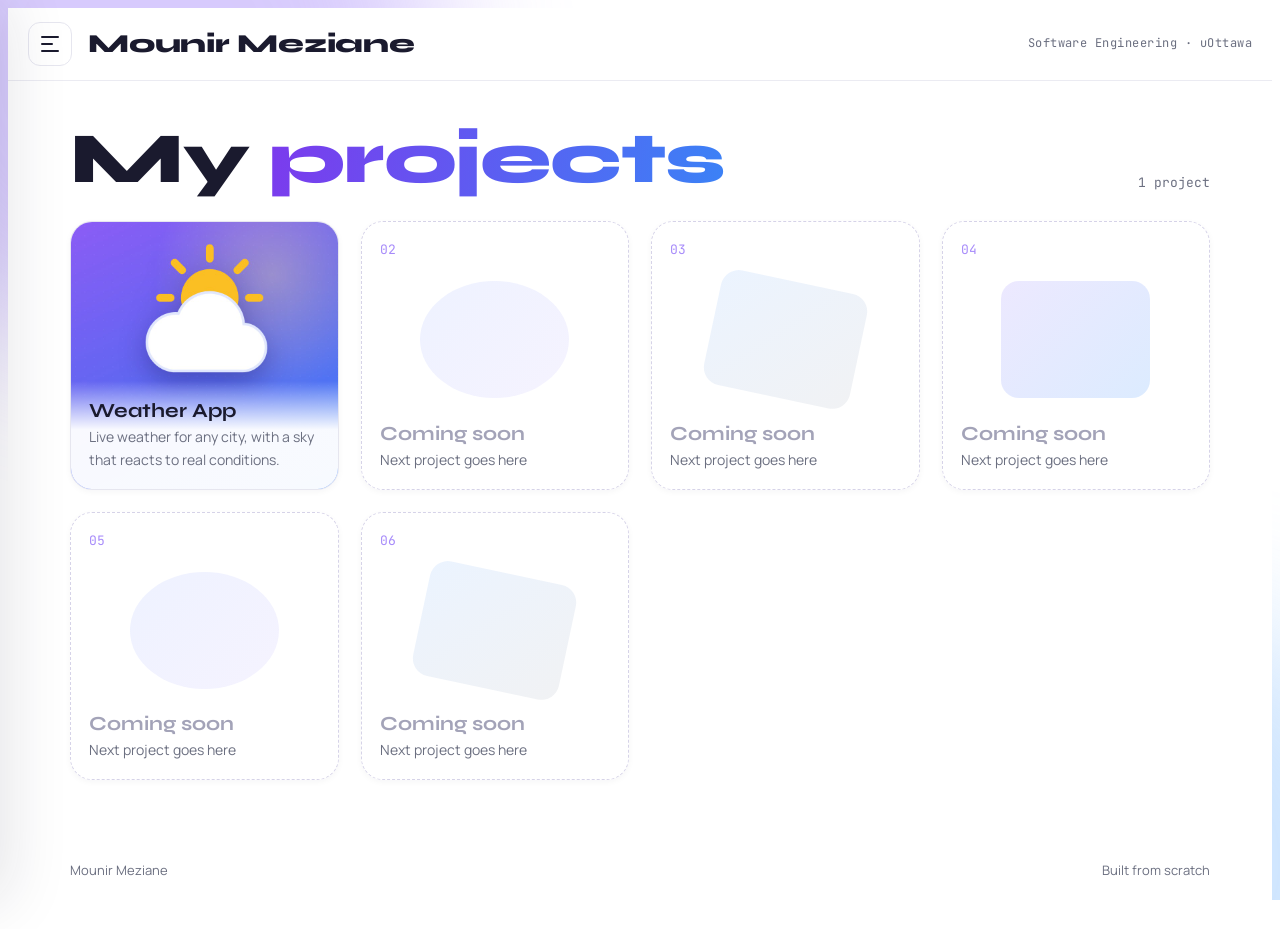
<file: index.html>
<!doctype html>
<html lang="en">

<head>
  <meta charset="utf-8">
  <meta name="viewport" content="width=device-width, initial-scale=1, viewport-fit=cover">
  <title>Mounir Meziane Projects</title>
  <link rel="preconnect" href="https://fonts.googleapis.com">
  <link rel="preconnect" href="https://fonts.gstatic.com" crossorigin>
  <link rel="stylesheet"
    href="https://fonts.googleapis.com/css2?family=Syne:wght@600;700;800&family=Manrope:wght@400;500;600;700&family=JetBrains+Mono:wght@400;500&display=swap">
  <link rel="stylesheet" href="site.css">
</head>

<body data-page="projects">

  <main>
    <div class="page-head">
      <h1>My <span class="grad">projects</span></h1>
      <span class="count" id="count"></span>
    </div>
    <div class="grid" id="grid"></div>
  </main>

  <footer class="site"><span>Mounir Meziane</span><span>Built from scratch</span></footer>

  <script src="projects.js"></script>
  <script src="site.js"></script>
  <script>
    const SLOTS = 6; // empty squares shown until projects fill them
    const grid = document.getElementById("grid");
    const list = window.PROJECTS || [];

    const real = list.map((p, i) => `
    <a class="tile" href="project.html#${esc(p.id)}" style="animation-delay:${i * 70}ms">
      <div class="art" style="background-image:url('${esc(p.image)}'), linear-gradient(135deg,#DDD6FE,#BFDBFE)"></div>
      <div class="shine"></div>
      <div class="info"><h3>${esc(p.title)}</h3><p>${esc(p.description)}</p></div>
    </a>`);

    const empty = Array.from({ length: Math.max(0, SLOTS - list.length) }, (_, i) => `
    <div class="tile slot" style="animation-delay:${(list.length + i) * 70}ms" aria-label="Empty project slot">
      <span class="num">${String(list.length + i + 1).padStart(2, "0")}</span>
      <div class="shape"></div>
      <div class="shine"></div>
      <div class="info"><h3>Coming soon</h3><p>Next project goes here</p></div>
    </div>`);

    grid.innerHTML = real.concat(empty).join("");
    document.getElementById("count").textContent = list.length
      ? `${list.length} project${list.length > 1 ? "s" : ""}`
      : "First project in progress";
    enableTilt(grid);
  </script>
</body>

</html>
</file>
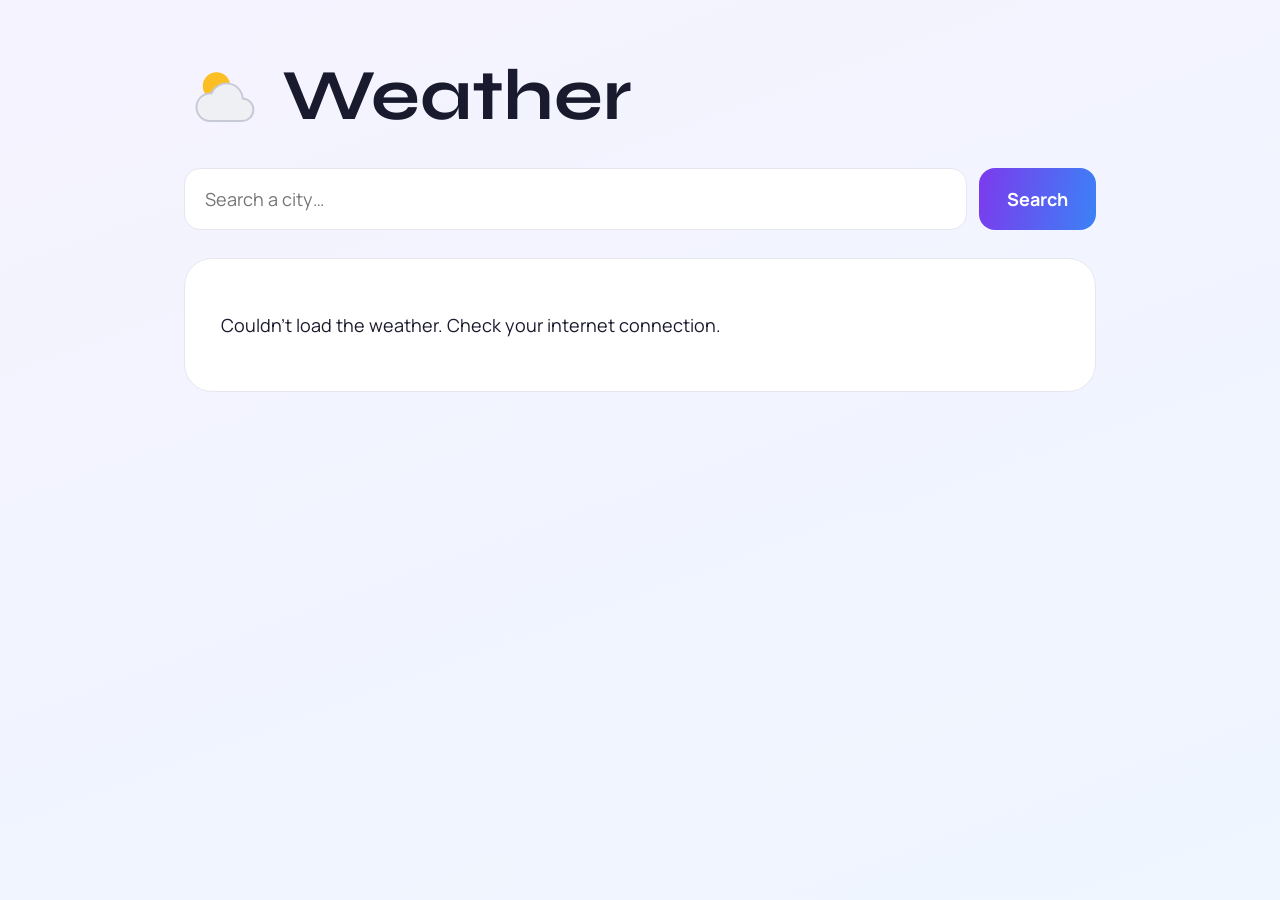
<file: weather-app/index.html>
<!doctype html>
<html lang="en">

<head>
  <meta charset="utf-8">
  <meta name="viewport" content="width=device-width, initial-scale=1">
  <title>Weather · Mounir Meziane</title>
  <link rel="stylesheet"
    href="https://fonts.googleapis.com/css2?family=Syne:wght@700;800&family=Manrope:wght@400;600;700&display=swap">
  <link rel="stylesheet" href="style.css">
</head>

<body>
  <main>
    <h1 class="title">
      <span class="sky" aria-hidden="true">
        <svg viewBox="0 0 64 64">
          <g class="stars">
            <circle cx="46" cy="8" r="1.6" />
            <circle cx="54" cy="18" r="1.2" />
            <circle cx="40" cy="15" r="1" />
          </g>
          <path class="moon" d="M26 13A11 11 0 0 0 26 35A14 14 0 0 1 26 13z" />
          <g class="sun">
            <circle cx="26" cy="24" r="11" />
            <g class="rays">
              <line x1="26" y1="9" x2="26" y2="5" />
              <line x1="26" y1="39" x2="26" y2="43" />
              <line x1="11" y1="24" x2="7" y2="24" />
              <line x1="41" y1="24" x2="45" y2="24" />
              <line x1="36.6" y1="13.4" x2="39.4" y2="10.6" />
              <line x1="15.4" y1="13.4" x2="12.6" y2="10.6" />
              <line x1="36.6" y1="34.6" x2="39.4" y2="37.4" />
              <line x1="15.4" y1="34.6" x2="12.6" y2="37.4" />
            </g>
          </g>
          <path class="cloud" d="M20 52h26a9 9 0 0 0 1-18 13 13 0 0 0-25-4 10 10 0 0 0-2 22z" />
          <g class="drops">
            <line x1="28" y1="56" x2="26" y2="61" />
            <line x1="36" y1="56" x2="34" y2="61" />
            <line x1="44" y1="56" x2="42" y2="61" />
          </g>
          <g class="flakes">
            <circle cx="27" cy="58" r="2" />
            <circle cx="35" cy="60" r="2" />
            <circle cx="43" cy="58" r="2" />
          </g>
        </svg>
      </span>
      <span class="word">Weather</span>
    </h1>

    <form id="search">
      <input id="city" placeholder="Search a city…" autocomplete="off">
      <button>Search</button>
    </form>

    <section id="current" class="card">
      <p>Search a city to see the weather.</p>
    </section>

    <section id="forecast"></section>
  </main>

  <script src="app.js"></script>
</body>

</html>
</file>
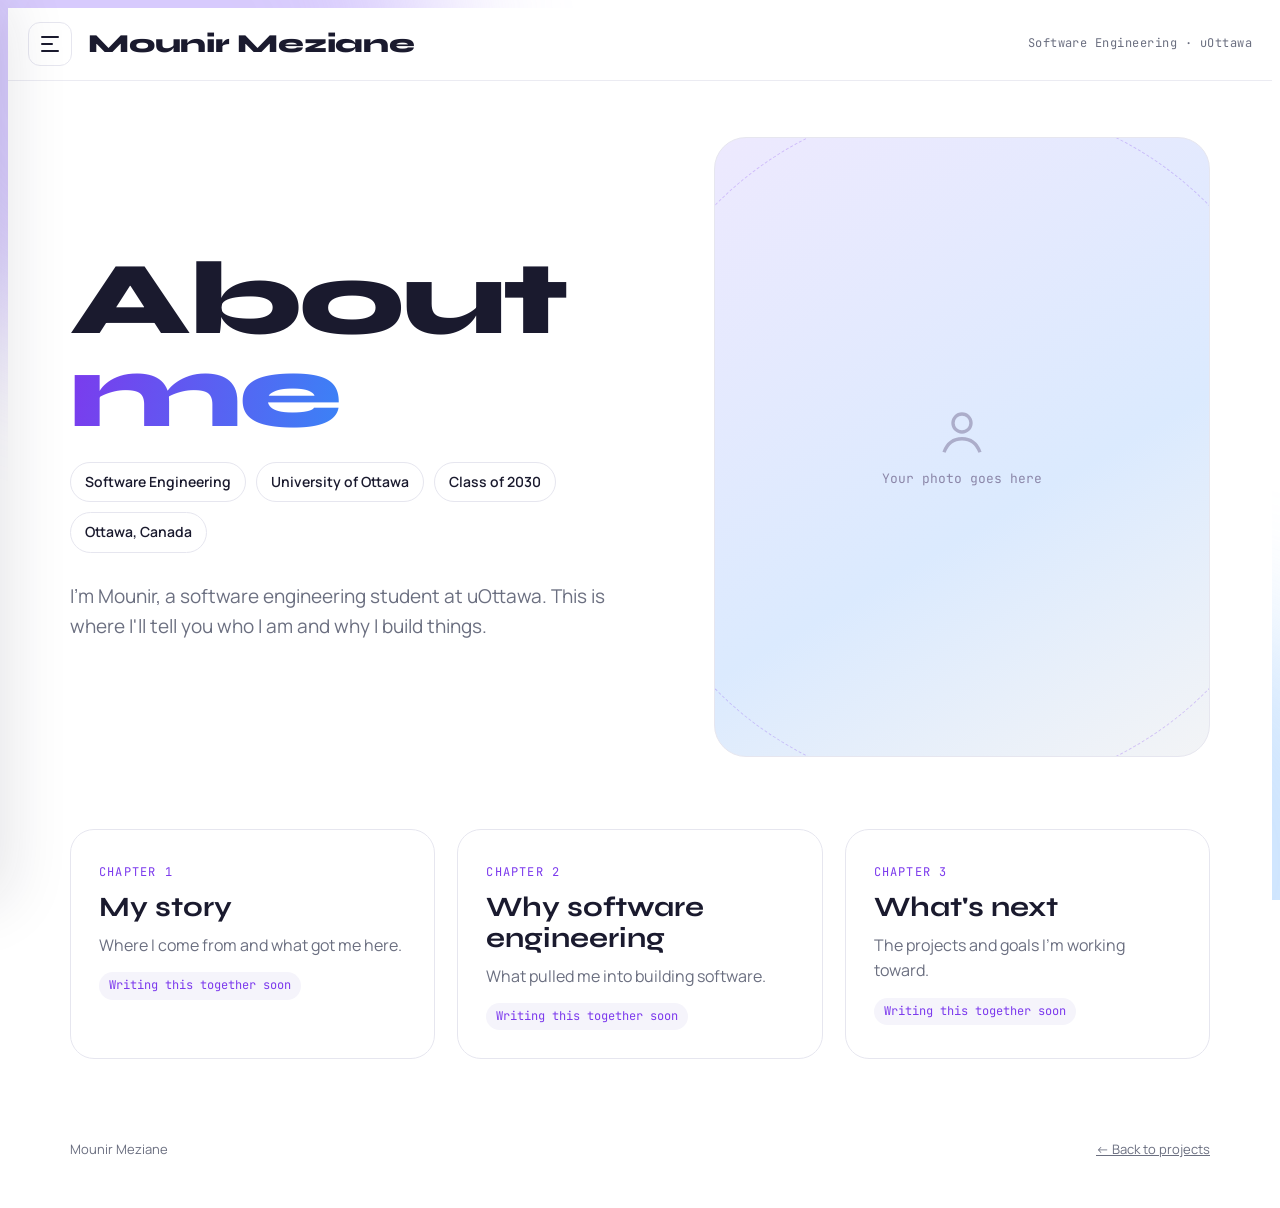
<file: about.html>
<!doctype html>
<html lang="en">

<head>
  <meta charset="utf-8">
  <meta name="viewport" content="width=device-width, initial-scale=1, viewport-fit=cover">
  <title>About Mounir Meziane</title>
  <link rel="preconnect" href="https://fonts.googleapis.com">
  <link rel="preconnect" href="https://fonts.gstatic.com" crossorigin>
  <link rel="stylesheet"
    href="https://fonts.googleapis.com/css2?family=Syne:wght@600;700;800&family=Manrope:wght@400;500;600;700&family=JetBrains+Mono:wght@400;500&display=swap">
  <link rel="stylesheet" href="site.css">
  <style>
    .about {
      display: grid;
      grid-template-columns: minmax(0, 1.2fr) minmax(0, 1fr);
      gap: 48px;
      align-items: center;
      margin-top: 12px;
    }

    .about h1 {
      font-family: var(--display);
      font-weight: 800;
      font-size: clamp(48px, 9vw, 104px);
      line-height: .9;
      letter-spacing: -.03em;
      margin: 0 0 22px;
    }

    .about h1 .grad {
      background: linear-gradient(100deg, var(--purple), var(--blue));
      -webkit-background-clip: text;
      background-clip: text;
      color: transparent;
      display: inline-block;
      transition: transform .4s var(--ease);
    }

    .about h1:hover .grad {
      transform: translateX(8px) skewX(-6deg);
    }

    .chips {
      display: flex;
      flex-wrap: wrap;
      gap: 10px;
      margin-bottom: 28px;
    }

    .chip {
      padding: 8px 14px;
      border-radius: 999px;
      background: var(--surface);
      border: 1px solid var(--line);
      font-weight: 600;
      font-size: 14px;
      transition: transform .3s var(--ease), border-color .2s, color .2s;
    }

    .chip:hover {
      transform: translateY(-3px);
      border-color: var(--violet);
      color: var(--purple);
    }

    .lead {
      font-size: 19px;
      color: var(--gray);
      max-width: 46ch;
      margin: 0;
    }

    .photo {
      position: relative;
      aspect-ratio: 4 / 5;
      max-width: 100%;
      border-radius: 32px;
      overflow: hidden;
      background: linear-gradient(150deg, #EDE9FE, #DBEAFE 60%, #F3F4F6);
      border: 1px solid var(--line);
      display: grid;
      place-items: center;
      transition: transform .6s var(--ease), border-radius .6s var(--ease), box-shadow .5s;
    }

    .photo:hover {
      transform: rotate(-2deg) scale(1.02);
      border-radius: 44px;
      box-shadow: 0 30px 60px rgba(124, 58, 237, .18);
    }

    .photo img {
      position: absolute;
      inset: 0;
      width: 100%;
      height: 100%;
      object-fit: cover;
    }

    .photo .ph {
      text-align: center;
      color: #8B86A8;
      font-family: var(--mono);
      font-size: 13px;
      display: grid;
      gap: 10px;
      place-items: center;
    }

    .photo .ph svg {
      width: 54px;
      height: 54px;
      opacity: .6;
    }

    .ring {
      position: absolute;
      width: 140%;
      aspect-ratio: 1;
      border-radius: 50%;
      border: 1px dashed rgba(124, 58, 237, .25);
      animation: spin 40s linear infinite;
    }

    @keyframes spin {
      to {
        transform: rotate(360deg);
      }
    }

    .chapters {
      display: grid;
      grid-template-columns: repeat(auto-fit, minmax(260px, 1fr));
      gap: 22px;
      margin-top: 72px;
    }

    .chapter {
      padding: 28px;
      border-radius: 24px;
      background: rgba(255, 255, 255, .75);
      border: 1px solid var(--line);
      backdrop-filter: blur(6px);
      transition: transform .4s var(--ease), border-color .3s, box-shadow .4s;
    }

    .chapter:hover {
      transform: translateY(-6px);
      border-color: var(--violet);
      box-shadow: 0 20px 44px rgba(124, 58, 237, .14);
    }

    .chapter .k {
      font-family: var(--mono);
      font-size: 12px;
      letter-spacing: .1em;
      text-transform: uppercase;
      color: var(--purple);
    }

    .chapter h2 {
      font-family: var(--display);
      font-size: 28px;
      margin: 8px 0 10px;
      line-height: 1.1;
    }

    .chapter p {
      margin: 0;
      color: var(--gray);
    }

    .soon {
      display: inline-block;
      margin-top: 14px;
      font-family: var(--mono);
      font-size: 12px;
      padding: 4px 10px;
      border-radius: 999px;
      background: var(--tint);
      color: var(--purple);
    }

    @media (max-width: 820px) {
      .about {
        grid-template-columns: 1fr;
        gap: 32px;
      }

      .photo {
        max-width: 360px;
      }
    }
  </style>
</head>

<body data-page="about">

  <main>
    <section class="about">
      <div>
        <h1>About <span class="grad">me</span></h1>
        <div class="chips">
          <span class="chip">Software Engineering</span>
          <span class="chip">University of Ottawa</span>
          <span class="chip">Class of 2030</span>
          <span class="chip">Ottawa, Canada</span>
        </div>
        <p class="lead">I'm Mounir, a software engineering student at uOttawa. This is where I'll tell you who I am and
          why I build things.</p>
      </div>
      <div class="photo">
        <div class="ring" aria-hidden="true"></div>
        <!-- To add your photo: put it in assets/images/ and uncomment the next line -->
        <!-- <img src="assets/images/me.jpg" alt="Mounir Meziane"> -->
        <div class="ph"><svg viewBox="0 0 24 24" fill="none" stroke="currentColor" stroke-width="1.5">
            <circle cx="12" cy="8" r="4" />
            <path d="M4 21c1.5-4 4.5-6 8-6s6.5 2 8 6" />
          </svg>Your photo goes here</div>
      </div>
    </section>

    <section class="chapters">
      <article class="chapter">
        <span class="k">Chapter 1</span>
        <h2>My story</h2>
        <p>Where I come from and what got me here.</p>
        <span class="soon">Writing this together soon</span>
      </article>
      <article class="chapter">
        <span class="k">Chapter 2</span>
        <h2>Why software engineering</h2>
        <p>What pulled me into building software.</p>
        <span class="soon">Writing this together soon</span>
      </article>
      <article class="chapter">
        <span class="k">Chapter 3</span>
        <h2>What's next</h2>
        <p>The projects and goals I'm working toward.</p>
        <span class="soon">Writing this together soon</span>
      </article>
    </section>
  </main>

  <footer class="site"><span>Mounir Meziane</span><a href="index.html">← Back to projects</a></footer>

  <script src="projects.js"></script>
  <script src="site.js"></script>
</body>

</html>
</file>
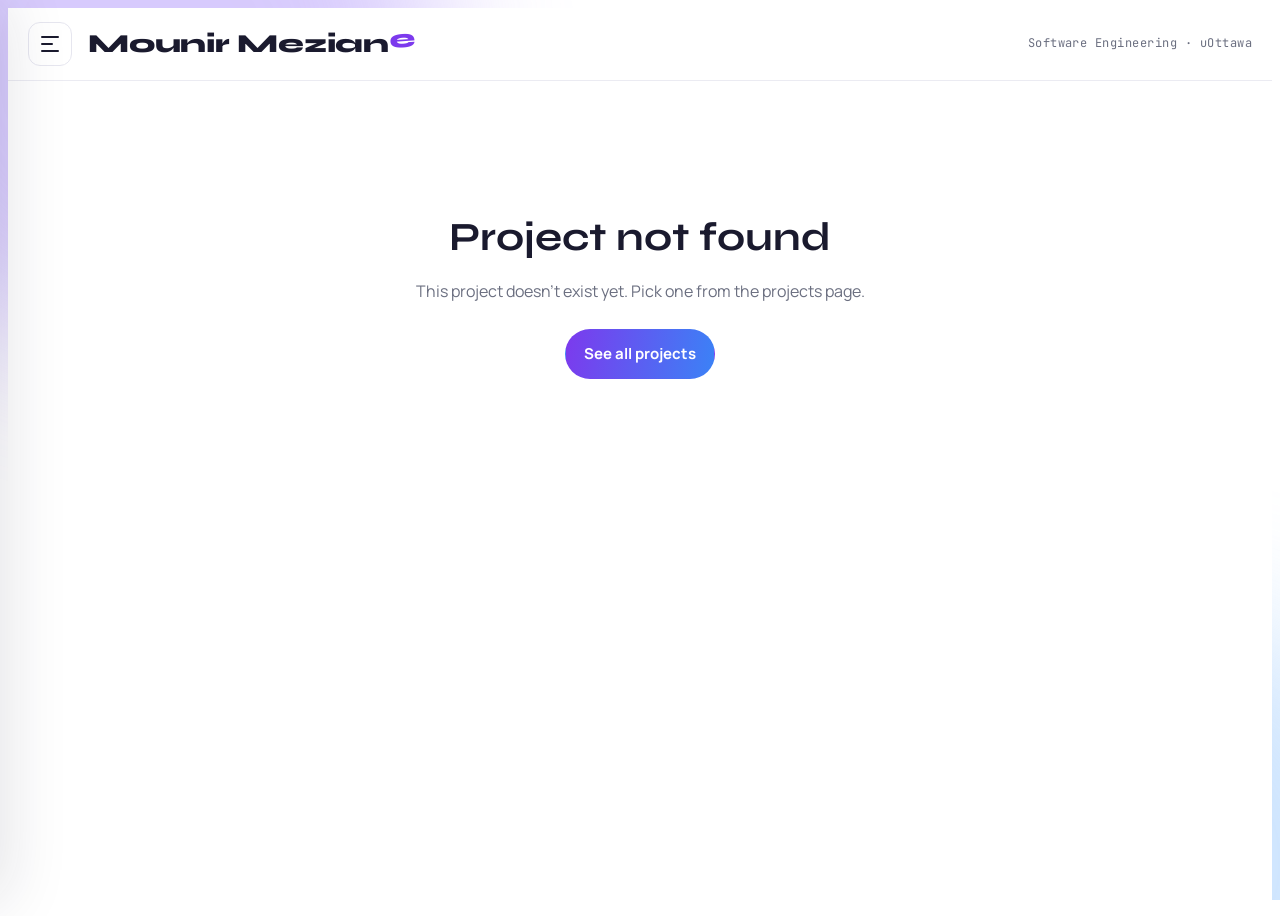
<file: project.html>
<!doctype html>
<html lang="en">

<head>
  <meta charset="utf-8">
  <meta name="viewport" content="width=device-width, initial-scale=1, viewport-fit=cover">
  <title>Project · Mounir Meziane</title>
  <link rel="preconnect" href="https://fonts.googleapis.com">
  <link rel="preconnect" href="https://fonts.gstatic.com" crossorigin>
  <link rel="stylesheet"
    href="https://fonts.googleapis.com/css2?family=Syne:wght@600;700;800&family=Manrope:wght@400;500;600;700&family=JetBrains+Mono:wght@400;500&display=swap">
  <link rel="stylesheet" href="site.css">
  <style>
    .back {
      display: inline-flex;
      gap: 8px;
      text-decoration: none;
      font-weight: 600;
      color: var(--gray);
      margin-bottom: 22px;
      transition: color .2s, transform .3s var(--ease);
    }

    .back:hover {
      color: var(--purple);
      transform: translateX(-4px);
    }

    .p-title {
      font-family: var(--display);
      font-weight: 800;
      font-size: clamp(36px, 7vw, 68px);
      line-height: .95;
      margin: 0 0 10px;
      letter-spacing: -.02em;
    }

    .p-desc {
      font-size: 19px;
      color: var(--gray);
      margin: 0 0 18px;
      max-width: 60ch;
    }

    .tags {
      display: flex;
      gap: 8px;
      flex-wrap: wrap;
      margin-bottom: 28px;
    }

    .tags span {
      font-family: var(--mono);
      font-size: 12px;
      padding: 4px 10px;
      border-radius: 999px;
      background: var(--tint);
      color: var(--purple);
    }

    .player {
      position: relative;
      border-radius: 24px;
      overflow: hidden;
      background: linear-gradient(135deg, #EDE9FE, #DBEAFE);
      border: 1px solid var(--line);
      aspect-ratio: 16 / 9;
      max-width: 100%;
      box-shadow: 0 24px 60px rgba(26, 26, 46, .10);
    }

    .player video {
      width: 100%;
      height: 100%;
      display: block;
      object-fit: cover;
      background: #111;
    }

    .player .ph {
      position: absolute;
      inset: 0;
      display: grid;
      place-items: center;
      text-align: center;
      color: #7B7698;
      font-family: var(--mono);
      font-size: 13px;
    }

    .player .ph svg {
      width: 64px;
      height: 64px;
      margin: 0 auto 10px;
      display: block;
      color: var(--purple);
    }

    .cols {
      display: grid;
      grid-template-columns: repeat(auto-fit, minmax(280px, 1fr));
      gap: 22px;
      margin-top: 30px;
    }

    .card {
      padding: 26px;
      border-radius: 22px;
      background: rgba(255, 255, 255, .8);
      border: 1px solid var(--line);
      transition: transform .4s var(--ease), border-color .3s;
    }

    .card:hover {
      transform: translateY(-4px);
      border-color: var(--violet);
    }

    .card .k {
      font-family: var(--mono);
      font-size: 12px;
      letter-spacing: .1em;
      text-transform: uppercase;
      color: var(--purple);
    }

    .card h2 {
      font-family: var(--display);
      margin: 6px 0 10px;
      font-size: 26px;
    }

    .card p {
      margin: 0;
      color: var(--gray);
      white-space: pre-line;
    }

    .actions {
      margin-top: 26px;
      display: flex;
      gap: 12px;
      flex-wrap: wrap;
    }

    .missing {
      text-align: center;
      padding: 80px 0;
    }

    .missing h1 {
      font-family: var(--display);
      font-size: 40px;
      margin: 0 0 10px;
    }

    .missing p {
      color: var(--gray);
      margin: 0 0 24px;
    }
  </style>
</head>

<body data-page="project">

  <main id="view"></main>

  <script src="projects.js"></script>
  <script src="site.js"></script>
  <script>
    function render() {
      const view = document.getElementById("view");
      const p = (window.PROJECTS || []).find(x => x.id === location.hash.slice(1));
      if (!p) {
        view.innerHTML = `<div class="missing"><h1>Project not found</h1><p>This project doesn't exist yet. Pick one from the projects page.</p><a class="btn solid" href="index.html">See all projects</a></div>`;
        return;
      }
      document.title = p.title + " · Mounir Meziane";
      view.innerHTML = `
      <a class="back" href="index.html">← All projects</a>
      <h1 class="p-title">${esc(p.title)}</h1>
      <p class="p-desc">${esc(p.description)}</p>
      ${(p.tags || []).length ? `<div class="tags">${p.tags.map(t => `<span>${esc(t)}</span>`).join("")}</div>` : ""}
      <div class="player">
        ${p.video
          ? `<video src="${esc(p.video)}" poster="${esc(p.image || "")}" controls playsinline preload="metadata"></video>`
          : `<div class="ph"><div><svg viewBox="0 0 24 24" fill="none" stroke="currentColor" stroke-width="1.6"><circle cx="12" cy="12" r="10"/><path d="m10 8 6 4-6 4z" fill="currentColor"/></svg>Demo video coming soon</div></div>`}
      </div>
      <div class="cols">
        <section class="card"><span class="k">How it works</span><h2>Under the hood</h2><p>${esc(p.how || "Coming soon.")}</p></section>
        <section class="card"><span class="k">Inspiration</span><h2>Why I built it</h2><p>${esc(p.why || "Coming soon.")}</p></section>
      </div>
      <div class="actions">
        ${p.live ? `<a class="btn solid" href="${esc(p.live)}">Try it live</a>` : ""}
        ${p.code ? `<a class="btn" href="${esc(p.code)}" target="_blank" rel="noopener">View the code</a>` : ""}
      </div>`; window.scrollTo(0, 0);
    }
    window.addEventListener("hashchange", render);
    render();
  </script>
</body>

</html>
</file>
<file: site.css>
/* Layout: white canvas, drifting purple/blue light behind; slide-out menu on the left; square project tiles in a grid. */
:root {
  --bg: #FFFFFF;
  --surface: #FFFFFF;
  --ink: #1A1A2E;
  --gray: #6B6F80;
  --line: #E6E6EF;
  --tint: #F5F4FB;
  --purple: #7C3AED;
  --violet: #A78BFA;
  --blue: #3B82F6;
  --sky: #93C5FD;
  --display: "Syne", "Trebuchet MS", sans-serif;
  --body: "Manrope", "Segoe UI", system-ui, sans-serif;
  --mono: "JetBrains Mono", ui-monospace, Consolas, monospace;
  --ease: cubic-bezier(.22, 1, .36, 1);
  color-scheme: light;
}

* {
  box-sizing: border-box;
}

html,
body {
  background: var(--bg);
  color: var(--ink);
}

body {
  font-family: var(--body);
  font-size: 16px;
  line-height: 1.6;
  min-height: 100vh;
  overflow-x: hidden;
}

a {
  color: inherit;
}

button {
  font: inherit;
  color: inherit;
}

:focus-visible {
  outline: 2px solid var(--purple);
  outline-offset: 3px;
  border-radius: 6px;
}

/* ---------- moving background light ---------- */
.glow {
  position: fixed;
  inset: 0;
  z-index: -1;
  overflow: hidden;
  pointer-events: none;
}

.glow span {
  position: absolute;
  border-radius: 50%;
  filter: blur(70px);
  opacity: .45;
  animation: drift 22s ease-in-out infinite alternate;
}

.glow span:nth-child(1) {
  width: 46vmax;
  height: 46vmax;
  background: var(--violet);
  top: -18vmax;
  left: -12vmax;
}

.glow span:nth-child(2) {
  width: 38vmax;
  height: 38vmax;
  background: var(--sky);
  bottom: -16vmax;
  right: -10vmax;
  animation-duration: 26s;
  animation-delay: -6s;
}

.glow span:nth-child(3) {
  width: 22vmax;
  height: 22vmax;
  background: #C4B5FD;
  top: 40%;
  left: 55%;
  opacity: .25;
  animation-duration: 30s;
}

@keyframes drift {
  from {
    transform: translate(0, 0) scale(1);
  }

  to {
    transform: translate(6vmax, 4vmax) scale(1.12);
  }
}

.dots {
  position: fixed;
  inset: 0;
  z-index: -1;
  pointer-events: none;
  background-image: radial-gradient(rgba(26, 26, 46, .09) 1px, transparent 1px);
  background-size: 26px 26px;
  mask-image: linear-gradient(to bottom, #000 0%, transparent 70%);
  -webkit-mask-image: linear-gradient(to bottom, #000 0%, transparent 70%);
}

/* ---------- top bar ---------- */
.topbar {
  position: sticky;
  top: env(safe-area-inset-top, 0px);
  z-index: 20;
  display: flex;
  align-items: center;
  gap: 16px;
  padding-inline: 20px;
  padding-block: 14px;
  background: rgba(255, 255, 255, .72);
  backdrop-filter: blur(14px);
  -webkit-backdrop-filter: blur(14px);
  border-bottom: 1px solid rgba(230, 230, 239, .8);
}

.burger {
  width: 44px;
  height: 44px;
  border: 1px solid var(--line);
  background: var(--surface);
  border-radius: 12px;
  cursor: pointer;
  display: grid;
  place-content: center;
  gap: 5px;
  transition: border-color .2s, transform .2s var(--ease), box-shadow .2s;
}

.burger span {
  display: block;
  width: 18px;
  height: 2px;
  background: var(--ink);
  border-radius: 2px;
  transition: transform .3s var(--ease), opacity .2s, width .3s var(--ease);
}

.burger span:nth-child(2) {
  width: 12px;
}

.burger:hover {
  border-color: var(--violet);
  transform: translateY(-1px);
  box-shadow: 0 6px 18px rgba(124, 58, 237, .15);
}

.burger:hover span:nth-child(2) {
  width: 18px;
}

body.menu-open .burger span:nth-child(1) {
  transform: translateY(7px) rotate(45deg);
}

body.menu-open .burger span:nth-child(2) {
  opacity: 0;
}

body.menu-open .burger span:nth-child(3) {
  transform: translateY(-7px) rotate(-45deg);
}

/* name: each letter turns purple and lifts on hover */
.brand {
  text-decoration: none;
  font-family: var(--display);
  font-weight: 800;
  font-size: clamp(20px, 3.4vw, 26px);
  letter-spacing: -.01em;
  line-height: 1;
  display: inline-flex;
  flex-wrap: wrap;
}

.brand .ch {
  display: inline-block;
  transition: color .25s, transform .35s var(--ease);
  white-space: pre;
}

.brand:hover .ch {
  color: var(--purple);
  transform: translateY(-3px);
}

.brand:hover .ch:nth-child(odd) {
  color: var(--blue);
}

.brand .ch.pop {
  color: var(--purple);
  transform: translateY(-5px) rotate(-4deg);
}

.topbar .tag {
  margin-left: auto;
  font-family: var(--mono);
  font-size: 12px;
  color: var(--gray);
  letter-spacing: .04em;
  white-space: nowrap;
}

/* ---------- side menu ---------- */
.scrim {
  position: fixed;
  inset: 0;
  background: rgba(26, 26, 46, .28);
  backdrop-filter: blur(3px);
  opacity: 0;
  pointer-events: none;
  transition: opacity .35s;
  z-index: 30;
}

.menu {
  position: fixed;
  top: 0;
  bottom: 0;
  left: 0;
  width: min(340px, 86vw);
  background: var(--surface);
  z-index: 40;
  transform: translateX(-104%);
  transition: transform .45s var(--ease);
  box-shadow: 20px 0 60px rgba(26, 26, 46, .12);
  padding: calc(env(safe-area-inset-top, 0px) + 22px) 22px calc(env(safe-area-inset-bottom, 0px) + 22px);
  display: flex;
  flex-direction: column;
  gap: 22px;
}

body.menu-open .scrim {
  opacity: 1;
  pointer-events: auto;
}

body.menu-open .menu {
  transform: none;
}

.menu-head {
  display: flex;
  justify-content: space-between;
  align-items: center;
}

.menu-head .label {
  font-family: var(--mono);
  font-size: 12px;
  letter-spacing: .1em;
  text-transform: uppercase;
  color: var(--gray);
}

.close {
  width: 38px;
  height: 38px;
  border-radius: 10px;
  border: 1px solid var(--line);
  background: var(--surface);
  cursor: pointer;
  font-size: 18px;
  line-height: 1;
}

.close:hover {
  border-color: var(--violet);
  color: var(--purple);
}

.nav {
  display: grid;
  gap: 6px;
}

.nav a,
.nav button {
  display: flex;
  align-items: center;
  gap: 14px;
  padding: 14px 14px;
  border-radius: 14px;
  border: 1px solid transparent;
  background: none;
  cursor: pointer;
  text-decoration: none;
  text-align: left;
  font-family: var(--display);
  font-weight: 700;
  font-size: 20px;
  transition: background .2s, transform .3s var(--ease), color .2s, border-color .2s;
}

.nav .ico {
  width: 36px;
  height: 36px;
  border-radius: 10px;
  display: grid;
  place-items: center;
  background: var(--tint);
  color: var(--purple);
  flex: none;
  transition: background .2s, color .2s;
}

.nav .ico svg {
  width: 18px;
  height: 18px;
}

.nav a:hover,
.nav button:hover,
.nav .active {
  background: var(--tint);
  transform: translateX(6px);
  color: var(--purple);
}

.nav a:hover .ico,
.nav button:hover .ico,
.nav .active .ico {
  background: var(--purple);
  color: #fff;
}

.nav small {
  display: block;
  font-family: var(--body);
  font-weight: 500;
  font-size: 13px;
  color: var(--gray);
}

.searchbox {
  display: grid;
  gap: 10px;
  padding: 4px 4px 0;
}

.searchbox[hidden] {
  display: none !important;
}

.searchbox input {
  width: 100%;
  padding: 13px 14px;
  border-radius: 12px;
  border: 1.5px solid var(--line);
  font: 500 15px var(--body);
  background: var(--tint);
  color: var(--ink);
}

.searchbox input:focus {
  outline: none;
  border-color: var(--purple);
  background: #fff;
  box-shadow: 0 0 0 4px rgba(124, 58, 237, .12);
}

.results {
  display: grid;
  gap: 6px;
  max-height: 40vh;
  overflow-y: auto;
}

.results a {
  display: block;
  padding: 10px 12px;
  border-radius: 10px;
  text-decoration: none;
  border: 1px solid var(--line);
}

.results a:hover {
  border-color: var(--violet);
  background: var(--tint);
}

.results a b {
  display: block;
  font-size: 15px;
}

.results a span {
  font-size: 13px;
  color: var(--gray);
}

.results .none {
  font-size: 14px;
  color: var(--gray);
  padding: 6px 4px;
}

.menu-foot {
  margin-top: auto;
  font-size: 13px;
  color: var(--gray);
  border-top: 1px solid var(--line);
  padding-top: 16px;
}

/* ---------- page shell ---------- */
main {
  max-width: 1180px;
  margin: 0 auto;
  padding-inline: 20px;
  padding-block: 44px 80px;
}

.page-head {
  display: flex;
  align-items: flex-end;
  justify-content: space-between;
  gap: 16px;
  flex-wrap: wrap;
  margin-bottom: 28px;
}

.page-head h1 {
  font-family: var(--display);
  font-weight: 800;
  font-size: clamp(38px, 7vw, 72px);
  line-height: .95;
  margin: 0;
  letter-spacing: -.02em;
}

.page-head h1 .grad {
  background: linear-gradient(100deg, var(--purple), var(--blue));
  -webkit-background-clip: text;
  background-clip: text;
  color: transparent;
}

.count {
  font-family: var(--mono);
  font-size: 13px;
  color: var(--gray);
}

/* ---------- project tiles ---------- */
.grid {
  display: grid;
  grid-template-columns: repeat(auto-fill, minmax(240px, 1fr));
  gap: 22px;
  perspective: 1200px;
}

.tile {
  position: relative;
  aspect-ratio: 1 / 1;
  max-width: 100%;
  border-radius: 22px;
  overflow: hidden;
  text-decoration: none;
  color: inherit;
  background: var(--surface);
  border: 1px solid var(--line);
  display: flex;
  flex-direction: column;
  justify-content: flex-end;
  transform-style: preserve-3d;
  transition: transform .45s var(--ease), box-shadow .45s var(--ease), border-color .3s;
  box-shadow: 0 2px 6px rgba(26, 26, 46, .04);
  animation: rise .7s var(--ease) both;
}

.tile:hover {
  transform: translateY(-6px) scale(1.035) rotateX(var(--rx, 0deg)) rotateY(var(--ry, 0deg));
  border-color: var(--violet);
  box-shadow: 0 22px 50px rgba(124, 58, 237, .18), 0 6px 16px rgba(59, 130, 246, .10);
}

.tile .art {
  position: absolute;
  inset: 0;
  background-size: cover;
  background-position: center;
  transition: transform .7s var(--ease);
}

.tile:hover .art {
  transform: scale(1.08);
}

.tile .shine {
  position: absolute;
  inset: 0;
  pointer-events: none;
  opacity: 0;
  transition: opacity .3s;
  background: radial-gradient(circle at var(--mx, 50%) var(--my, 50%), rgba(255, 255, 255, .55), transparent 45%);
}

.tile:hover .shine {
  opacity: 1;
}

.tile .info {
  position: relative;
  padding: 18px;
  background: linear-gradient(to top, rgba(255, 255, 255, .96) 55%, rgba(255, 255, 255, 0));
}

.tile h3 {
  margin: 0;
  font-family: var(--display);
  font-weight: 700;
  font-size: 20px;
  line-height: 1.15;
  transition: color .25s;
}

.tile p {
  margin: 4px 0 0;
  font-size: 14px;
  color: var(--gray);
}

.tile:hover h3 {
  color: var(--purple);
}

@keyframes rise {
  from {
    opacity: .001;
    transform: translateY(16px);
  }

  to {
    opacity: 1;
    transform: none;
  }
}

/* empty slots */
.tile.slot {
  border: 1.5px dashed #D6D3E8;
  background: rgba(255, 255, 255, .6);
  justify-content: space-between;
  cursor: default;
}

.tile.slot .num {
  padding: 18px;
  font-family: var(--mono);
  font-size: 13px;
  color: var(--violet);
}

.tile.slot .shape {
  position: absolute;
  inset: 22% 22% 34%;
  border-radius: 18px;
  opacity: .55;
  transition: transform .6s var(--ease), opacity .3s, border-radius .6s var(--ease);
}

.tile.slot:nth-child(3n+1) .shape {
  background: linear-gradient(135deg, #DDD6FE, #BFDBFE);
}

.tile.slot:nth-child(3n+2) .shape {
  background: linear-gradient(135deg, #E0E7FF, #EDE9FE);
  border-radius: 50%;
}

.tile.slot:nth-child(3n) .shape {
  background: linear-gradient(135deg, #DBEAFE, #E5E7EB);
  transform: rotate(12deg);
}

.tile.slot:hover .shape {
  transform: rotate(-8deg) scale(1.12);
  opacity: .9;
  border-radius: 30%;
}

.tile.slot .info {
  background: none;
}

.tile.slot h3 {
  color: #A3A3B8;
}

/* ---------- buttons ---------- */
.btn {
  display: inline-flex;
  align-items: center;
  gap: 8px;
  padding: 12px 18px;
  border-radius: 999px;
  font-weight: 700;
  font-size: 15px;
  text-decoration: none;
  cursor: pointer;
  border: 1.5px solid var(--line);
  background: var(--surface);
  transition: transform .3s var(--ease), border-color .2s, box-shadow .3s, color .2s;
}

.btn:hover {
  transform: translateY(-2px);
  border-color: var(--violet);
  color: var(--purple);
  box-shadow: 0 10px 24px rgba(124, 58, 237, .14);
}

.btn.solid {
  background: linear-gradient(100deg, var(--purple), var(--blue));
  color: #fff;
  border-color: transparent;
}

.btn.solid:hover {
  color: #fff;
  box-shadow: 0 12px 28px rgba(124, 58, 237, .3);
}

footer.site {
  max-width: 1180px;
  margin: 0 auto;
  padding-inline: 20px;
  padding-block: 0 40px;
  display: flex;
  justify-content: space-between;
  gap: 10px;
  flex-wrap: wrap;
  font-size: 13px;
  color: var(--gray);
}

@media (max-width: 560px) {
  .grid {
    grid-template-columns: repeat(2, minmax(0, 1fr));
    gap: 12px;
  }

  .tile {
    border-radius: 16px;
  }

  .tile .info {
    padding: 12px;
  }

  .tile h3 {
    font-size: 16px;
  }

  .tile p {
    font-size: 12px;
  }

  .topbar .tag {
    display: none;
  }
}

@media (prefers-reduced-motion: reduce) {

  *,
  *::before,
  *::after {
    animation: none !important;
    transition: none !important;
  }
}
</file>
<file: weather-app/style.css>
@property --tint {
  syntax: "<color>";
  inherits: true;
  initial-value: #1A1A2E;
}

:root {
  --ink: #1A1A2E;
  --gray: #6B6F80;
  --line: #E6E6EF;
  --purple: #7C3AED;
  --violet: #A78BFA;
  --blue: #3B82F6;
}

* {
  box-sizing: border-box;
}

body {
  margin: 0;
  min-height: 100vh;
  color: var(--ink);
  font-family: Manrope, sans-serif;
  font-size: 18px;
  background: linear-gradient(160deg, #F5F3FF, #EFF6FF);
}

/* ----- weather colors ----- */
body.sunny {
  --tint: #EAB308;
}

body.cloudy {
  --tint: #3B82F6;
}

body.rainy {
  --tint: #1D4ED8;
}

body.snowy {
  --tint: #8A90A0;
}

body.clear {
  --tint: #6366F1;
}

main {
  max-width: 960px;
  margin: 0 auto;
  padding: 56px 24px;
}

/* ----- title ----- */
.title {
  display: flex;
  align-items: center;
  gap: 18px;
  font-family: Syne, sans-serif;
  font-size: 72px;
  line-height: 1;
  margin: 0 0 32px;
}

.word {
  background: linear-gradient(90deg, var(--tint) 0%, var(--tint) 14%, var(--ink) 56%);
  -webkit-background-clip: text;
  background-clip: text;
  color: transparent;
  transition: --tint .9s;
}

/* ----- search ----- */
form {
  display: flex;
  gap: 12px;
  margin-bottom: 28px;
}

input {
  flex: 1;
  padding: 18px 20px;
  font: inherit;
  border: 1.5px solid var(--line);
  border-radius: 16px;
  background: #fff;
}

input:focus {
  outline: none;
  border-color: var(--purple);
}

button {
  padding: 18px 28px;
  border: 0;
  border-radius: 16px;
  cursor: pointer;
  font: inherit;
  font-weight: 700;
  color: #fff;
  background: linear-gradient(100deg, var(--purple), var(--blue));
  transition: transform .3s, box-shadow .3s;
}

button:hover {
  transform: translateY(-2px);
  box-shadow: 0 10px 24px rgba(124, 58, 237, .3);
}

/* ----- current weather card ----- */
.card {
  background: #fff;
  border: 1px solid var(--line);
  border-radius: 28px;
  padding: 36px;
  margin-bottom: 24px;
}

.place {
  font-weight: 700;
  color: var(--gray);
  margin: 0 0 8px;
}

.temp {
  font-family: Syne, sans-serif;
  font-size: 112px;
  line-height: 1;
  color: var(--tint);
  transition: --tint .9s;
}

/* ----- 5-day forecast ----- */
#forecast {
  display: grid;
  grid-template-columns: repeat(5, 1fr);
  gap: 14px;
}

.day {
  background: #fff;
  border: 1px solid var(--line);
  border-radius: 20px;
  padding: 20px 12px;
  text-align: center;
  transition: transform .3s, border-color .3s;
}

.day:hover {
  transform: translateY(-5px);
  border-color: var(--violet);
}

.icon {
  font-size: 36px;
  margin: 8px 0;
}

/* ----- the sky icon ----- */
.sky {
  width: 80px;
  height: 80px;
  flex: none;
  cursor: pointer;
  transition: width .8s, height .8s;
}

.sky svg {
  width: 100%;
  height: 100%;
  overflow: visible;
}

.sky svg * {
  transform-box: fill-box;
  transform-origin: center;
}

.sun circle {
  fill: #FBBF24;
}

.rays line {
  stroke: #FBBF24;
  stroke-width: 3;
  stroke-linecap: round;
}

.moon {
  fill: #C7D2FE;
  stroke: #A5B4FC;
  stroke-width: 1;
}

.stars circle {
  fill: #A5B4FC;
}

.cloud {
  fill: #EEF0F4;
  stroke: #C7C9D6;
  stroke-width: 1.5;
}

.drops line {
  stroke: #3B82F6;
  stroke-width: 2.5;
  stroke-linecap: round;
}

.flakes circle {
  fill: #fff;
  stroke: #9CA3AF;
  stroke-width: 1;
}

.sun,
.rays,
.moon,
.stars,
.cloud,
.drops,
.flakes {
  transition: transform .6s, opacity .5s, fill .5s;
}

.rays,
.moon,
.stars,
.drops,
.flakes {
  opacity: 0;
}

/* DEFAULT (daytime): hover = cloud leaves, sun comes out */
.sky:hover .cloud {
  transform: translateX(30px);
  opacity: 0;
}

.sky:hover .sun {
  transform: scale(1.15);
}

.sky:hover .rays {
  opacity: 1;
  transform: rotate(45deg);
}

/* SUNNY: sun stays out, spins, grows 3x */
body.sunny .cloud {
  transform: translateX(30px);
  opacity: 0;
}

body.sunny .sun {
  transform: scale(1.15);
}

body.sunny .rays {
  opacity: 1;
  animation: spin 14s linear infinite;
}

body.sunny .sky {
  width: 240px;
  height: 240px;
}

@keyframes spin {
  to {
    transform: rotate(360deg);
  }
}

/* NIGHT: moon replaces sun */
body.night .sun {
  opacity: 0;
}

body.night .moon {
  opacity: 1;
}

body.night .sky:hover .rays {
  opacity: 0;
}

/* CLEAR NIGHT: cloud leaves, moon + twinkling stars */
body.clear .cloud {
  transform: translateX(30px);
  opacity: 0;
}

body.clear .stars {
  opacity: 1;
  animation: twinkle 2.4s ease-in-out infinite alternate;
}

body.clear .sky:hover .moon {
  transform: rotate(-15deg) scale(1.1);
}

@keyframes twinkle {
  to {
    opacity: .3;
  }
}

/* CLOUDY / RAIN / SNOW: cloud stays and bobs */
body.cloudy .sky:hover .cloud,
body.rainy .sky:hover .cloud,
body.snowy .sky:hover .cloud {
  transform: translateY(-3px);
  opacity: 1;
}

body.cloudy .sky:hover .rays,
body.rainy .sky:hover .rays,
body.snowy .sky:hover .rays {
  opacity: 0;
}

body.cloudy .sky:hover .sun,
body.rainy .sky:hover .sun,
body.snowy .sky:hover .sun {
  transform: none;
}

body.rainy .cloud {
  fill: #9AA3B8;
}

body.snowy .cloud {
  fill: #D5D9E0;
}

/* RAIN / SNOW: falling on hover */
body.rainy .sky:hover .drops,
body.snowy .sky:hover .flakes {
  opacity: 1;
}

body.rainy .sky:hover .drops line {
  animation-name: fall;
  animation-duration: .7s;
  animation-timing-function: linear;
  animation-iteration-count: infinite;
}

body.snowy .sky:hover .flakes circle {
  animation-name: fall;
  animation-duration: 1.6s;
  animation-timing-function: linear;
  animation-iteration-count: infinite;
}

.drops line:nth-child(2),
.flakes circle:nth-child(2) {
  animation-delay: -.25s;
}

.drops line:nth-child(3),
.flakes circle:nth-child(3) {
  animation-delay: -.5s;
}

@keyframes fall {
  from {
    transform: translateY(-4px);
    opacity: 0;
  }

  30% {
    opacity: 1;
  }

  to {
    transform: translateY(8px);
    opacity: 0;
  }
}

/* ----- phones ----- */
@media (max-width: 640px) {
  .title {
    font-size: 48px;
  }

  .sky {
    width: 56px;
    height: 56px;
  }

  body.sunny .sky {
    width: 150px;
    height: 150px;
  }

  .temp {
    font-size: 80px;
  }

  #forecast {
    grid-template-columns: repeat(3, 1fr);
  }
}

.time {
  font-weight: 500;
  opacity: .7;
}

.time::before {
  content: "·";
  margin: 0 8px;
}
</file>
